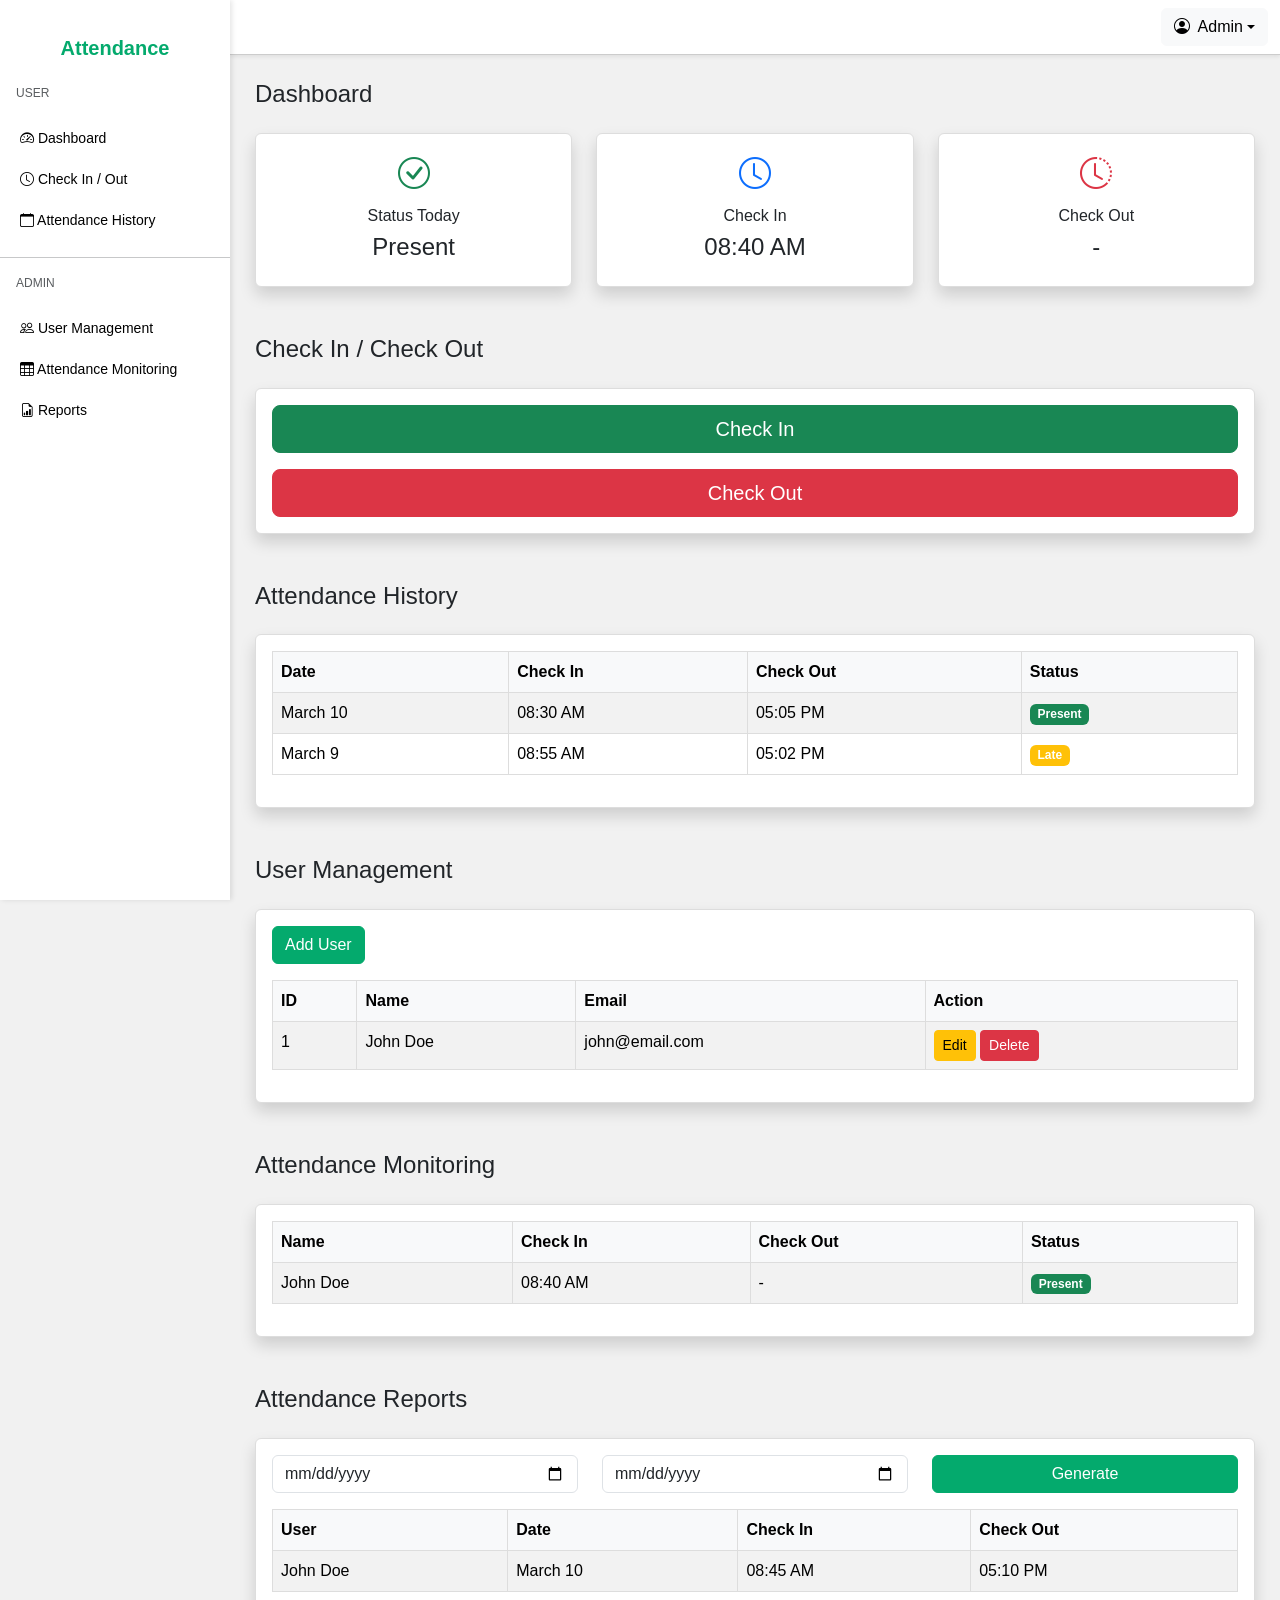
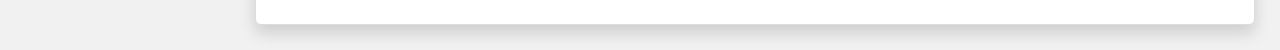
<file: index.html>
<!DOCTYPE html>
<html lang="en">
<head>
  <meta charset="UTF-8" />
  <title>Attendance Management System</title>
  <meta name="viewport" content="width=device-width, initial-scale=1" />

  <!-- Bootstrap -->
  <link href="https://cdn.jsdelivr.net/npm/bootstrap@5.3.2/dist/css/bootstrap.min.css" rel="stylesheet" />

  <!-- Icons -->
  <link href="https://cdn.jsdelivr.net/npm/bootstrap-icons@1.11.3/font/bootstrap-icons.css" rel="stylesheet" />

  <style>
    body {
      font-family: Arial, sans-serif;
      background: #f1f1f1;
      margin: 0;
    }

    /* Sidebar */
    .sidebar {
      position: fixed;
      width: 230px;
      height: 100%;
      background: #ffffff;
      box-shadow: 2px 0 5px rgba(0,0,0,0.1);
      padding-top: 20px;
      z-index: 1000;
      transition: all 0.3s;
    }

    .sidebar h5 {
      text-align: center;
      font-weight: bold;
      color: #04AA6D;
      margin-bottom: 20px;
    }

    .sidebar a {
      display: block;
      color: #000;
      padding: 10px 20px;
      text-decoration: none;
      font-size: 14px;
    }

    .sidebar a:hover {
      background-color: #f1f1f1;
      color: #04AA6D;
    }

    .sidebar .small {
      padding-left: 20px;
      color: #555;
      font-size: 12px;
      text-transform: uppercase;
      margin-top: 10px;
    }

    /* Navbar */
    .navbar {
      margin-left: 230px;
      background: #ffffff;
      border-bottom: 1px solid #ccc;
      transition: all 0.3s;
    }

    /* Content */
    .content {
      margin-left: 230px;
      padding: 25px;
      transition: all 0.3s;
    }

    .card {
      border-radius: 6px;
      background: #fff;
      border: 1px solid #ddd;
    }

    table.table-bordered th,
    table.table-bordered td {
      border: 1px solid #ddd;
    }

    table.table-striped tbody tr:nth-of-type(odd) {
      background-color: #f9f9f9;
    }

    .btn-primary {
      background-color: #04AA6D;
      border-color: #04AA6D;
    }

    .btn-primary:hover {
      background-color: #039e63;
      border-color: #039e63;
    }

    .badge.bg-success { background-color: #04AA6D; }
    .badge.bg-warning { background-color: #ff9800; }
    .badge.bg-danger { background-color: #f44336; }
    
  </style>
</head>

<body>
  <!-- SIDEBAR -->
  <div class="sidebar">
    <h5 class="text-center mt-3 mb-4">Attendance</h5>

    <p class="px-3 text-muted small">USER</p>
    <a href="#dashboard"><i class="bi bi-speedometer2"></i> Dashboard</a>
    <a href="#checkin"><i class="bi bi-clock"></i> Check In / Out</a>
    <a href="#history"><i class="bi bi-calendar"></i> Attendance History</a>

    <hr />

    <p class="px-3 text-muted small">ADMIN</p>
    <a href="#users"><i class="bi bi-people"></i> User Management</a>
    <a href="#monitoring"><i class="bi bi-table"></i> Attendance Monitoring</a>
    <a href="#reports"><i class="bi bi-file-earmark-bar-graph"></i> Reports</a>
  </div>

  <!-- NAVBAR -->
  <nav class="navbar navbar-light bg-white shadow-sm">
    <div class="container-fluid d-flex justify-content-end">

      <!-- PROFILE DROPDOWN -->
      <div class="dropdown">
        <button class="btn btn-light dropdown-toggle d-flex align-items-center"
                data-bs-toggle="dropdown">
          <i class="bi bi-person-circle me-2"></i>
          Admin
        </button>

        <ul class="dropdown-menu dropdown-menu-end shadow">

          <li>
            <button class="dropdown-item"
                    data-bs-toggle="modal"
                    data-bs-target="#profileModal">
              <i class="bi bi-person me-2"></i> Profile
            </button>
          </li>

          <li>
            <button class="dropdown-item"
                    data-bs-toggle="modal"
                    data-bs-target="#changePasswordModal">
              <i class="bi bi-key me-2"></i> Change Password
            </button>
          </li>

          <li><hr class="dropdown-divider"></li>

          <li>
            <a class="dropdown-item text-danger" href="#">
              <i class="bi bi-box-arrow-right me-2"></i> Logout
            </a>
          </li>

        </ul>
      </div>

    </div>
  </nav>

  <!-- CONTENT -->
  <div class="content">

    <!-- DASHBOARD -->
    <section id="dashboard" class="mb-5">
      <h4 class="mb-4">Dashboard</h4>
      <div class="row g-4">
        <div class="col-12 col-sm-6 col-md-4">
          <div class="card shadow text-center">
            <div class="card-body">
              <i class="bi bi-check-circle fs-2 text-success"></i>
              <h6 class="mt-2">Status Today</h6>
              <h4>Present</h4>
            </div>
          </div>
        </div>
        <div class="col-12 col-sm-6 col-md-4">
          <div class="card shadow text-center">
            <div class="card-body">
              <i class="bi bi-clock fs-2 text-primary"></i>
              <h6 class="mt-2">Check In</h6>
              <h4>08:40 AM</h4>
            </div>
          </div>
        </div>
        <div class="col-12 col-sm-6 col-md-4">
          <div class="card shadow text-center">
            <div class="card-body">
              <i class="bi bi-clock-history fs-2 text-danger"></i>
              <h6 class="mt-2">Check Out</h6>
              <h4>-</h4>
            </div>
          </div>
        </div>
      </div>
    </section>

    <!-- CHECK IN OUT -->
    <section id="checkin" class="mb-5">
      <h4 class="mb-4">Check In / Check Out</h4>
      <div class="card shadow text-center">
        <div class="card-body">
          <button class="btn btn-success btn-lg w-100 mb-3">Check In</button>
          <button class="btn btn-danger btn-lg w-100">Check Out</button>
        </div>
      </div>
    </section>

    <!-- ATTENDANCE HISTORY -->
    <section id="history" class="mb-5">
      <h4 class="mb-4">Attendance History</h4>
      <div class="card shadow">
        <div class="card-body">
          <table class="table table-bordered table-striped">
            <thead class="table-light">
              <tr>
                <th>Date</th>
                <th>Check In</th>
                <th>Check Out</th>
                <th>Status</th>
              </tr>
            </thead>
            <tbody>
              <tr>
                <td>March 10</td>
                <td>08:30 AM</td>
                <td>05:05 PM</td>
                <td><span class="badge bg-success">Present</span></td>
              </tr>
              <tr>
                <td>March 9</td>
                <td>08:55 AM</td>
                <td>05:02 PM</td>
                <td><span class="badge bg-warning">Late</span></td>
              </tr>
            </tbody>
          </table>
        </div>
      </div>
    </section>

    <!-- USER MANAGEMENT -->
    <section id="users" class="mb-5">
      <h4 class="mb-4">User Management</h4>
      <div class="card shadow">
        <div class="card-body">
          <button class="btn btn-primary mb-3" data-bs-toggle="modal" data-bs-target="#addUser">Add User</button>
          <table class="table table-bordered table-striped">
            <thead class="table-light">
              <tr>
                <th>ID</th>
                <th>Name</th>
                <th>Email</th>
                <th>Action</th>
              </tr>
            </thead>
            <tbody>
              <tr>
                <td>1</td>
                <td>John Doe</td>
                <td>john@email.com</td>
                <td>
                  <button class="btn btn-warning btn-sm">Edit</button>
                  <button class="btn btn-danger btn-sm">Delete</button>
                </td>
              </tr>
            </tbody>
          </table>
        </div>
      </div>
    </section>

    <!-- MONITORING -->
    <section id="monitoring" class="mb-5">
      <h4 class="mb-4">Attendance Monitoring</h4>
      <div class="card shadow">
        <div class="card-body">
          <table class="table table-bordered table-striped">
            <thead class="table-light">
              <tr>
                <th>Name</th>
                <th>Check In</th>
                <th>Check Out</th>
                <th>Status</th>
              </tr>
            </thead>
            <tbody>
              <tr>
                <td>John Doe</td>
                <td>08:40 AM</td>
                <td>-</td>
                <td><span class="badge bg-success">Present</span></td>
              </tr>
            </tbody>
          </table>
        </div>
      </div>
    </section>

    <!-- REPORTS -->
    <section id="reports">
      <h4 class="mb-4">Attendance Reports</h4>
      <div class="card shadow">
        <div class="card-body">
          <div class="row mb-3">
            <div class="col-md-4"><input type="date" class="form-control" /></div>
            <div class="col-md-4"><input type="date" class="form-control" /></div>
            <div class="col-md-4"><button class="btn btn-primary w-100">Generate</button></div>
          </div>
          <table class="table table-bordered table-striped">
            <thead class="table-light">
              <tr>
                <th>User</th>
                <th>Date</th>
                <th>Check In</th>
                <th>Check Out</th>
              </tr>
            </thead>
            <tbody>
              <tr>
                <td>John Doe</td>
                <td>March 10</td>
                <td>08:45 AM</td>
                <td>05:10 PM</td>
              </tr>
            </tbody>
          </table>
        </div>
      </div>
    </section>

  </div>

  <!-- PROFILE MODAL -->
  <div class="modal fade" id="profileModal">
    <div class="modal-dialog">
      <div class="modal-content">
        <div class="modal-header">
          <h5 class="modal-title">My Profile</h5>
          <button class="btn-close" data-bs-dismiss="modal"></button>
        </div>

        <div class="modal-body">
          <form>
            <div class="mb-3">
              <label>Name</label>
              <input class="form-control" />
            </div>
            <div class="mb-3">
              <label>Email</label>
              <input class="form-control" />
            </div>
          </form>
        </div>

        <div class="modal-footer">
          <button class="btn btn-secondary" data-bs-dismiss="modal">Close</button>
          <button class="btn btn-primary">Save Changes</button>
        </div>
      </div>
    </div>
  </div>

  <!-- CHANGE PASSWORD MODAL -->
  <div class="modal fade" id="changePasswordModal">
    <div class="modal-dialog">
      <div class="modal-content">

        <div class="modal-header">
          <h5 class="modal-title">Change Password</h5>
          <button class="btn-close" data-bs-dismiss="modal"></button>
        </div>

        <div class="modal-body">
          <form>
            <div class="mb-3">
              <label>New Password</label>
              <input type="password" class="form-control" />
            </div>

            <div class="mb-3">
              <label>Confirm New Password</label>
              <input type="password" class="form-control" />
            </div>
          </form>
        </div>

        <div class="modal-footer">
          <button class="btn btn-secondary" data-bs-dismiss="modal">Cancel</button>
          <button class="btn btn-primary">Update Password</button>
        </div>

      </div>
    </div>
  </div>

  <!-- ADD USER MODAL -->
  <div class="modal fade" id="addUser">
    <div class="modal-dialog">
      <div class="modal-content">
        <div class="modal-header">
          <h5>Add User</h5>
          <button class="btn-close" data-bs-dismiss="modal"></button>
        </div>
        <div class="modal-body">
          <div class="mb-3"><label>Name</label><input class="form-control" /></div>
          <div class="mb-3"><label>Email</label><input class="form-control" /></div>
          <div class="mb-3"><label>Password</label><input type="password" class="form-control" /></div>
        </div>
        <div class="modal-footer">
          <button class="btn btn-secondary" data-bs-dismiss="modal">Cancel</button>
          <button class="btn btn-primary">Save</button>
        </div>
      </div>
    </div>
  </div>

  <script src="https://cdn.jsdelivr.net/npm/bootstrap@5.3.2/dist/js/bootstrap.bundle.min.js"></script>

</body>
</html>
</file>
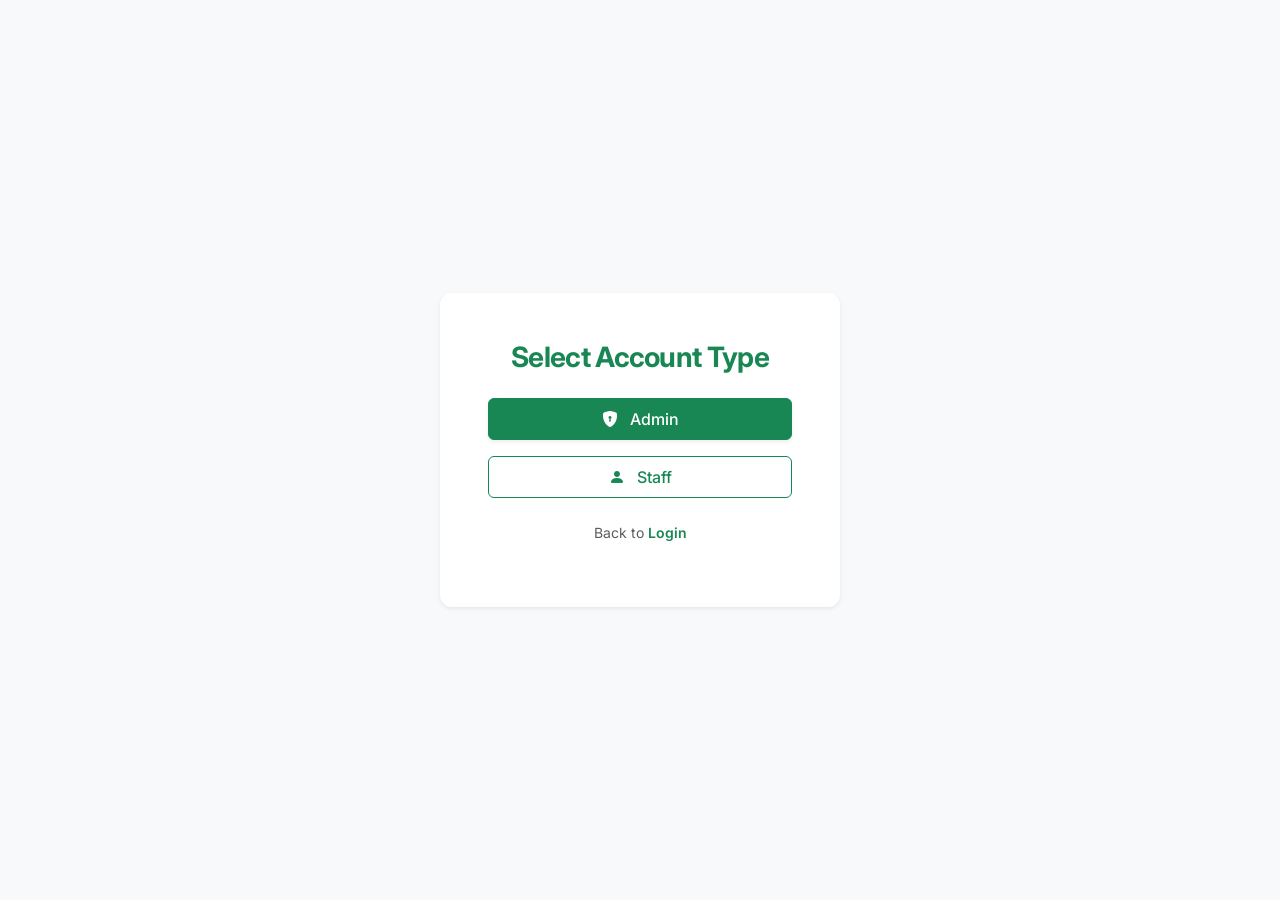
<file: frontend/account.html>
<!DOCTYPE html>
<html lang="en">
<head>
  <meta charset="UTF-8">
  <title>Choose Account - Attendance System</title>
  <meta name="viewport" content="width=device-width, initial-scale=1">

  <!-- Bootstrap CSS -->
  <link href="https://cdn.jsdelivr.net/npm/bootstrap@5.3.2/dist/css/bootstrap.min.css" rel="stylesheet">
  <link href="https://cdn.jsdelivr.net/npm/bootstrap-icons@1.11.3/font/bootstrap-icons.css" rel="stylesheet">
  <!-- Custom CSS -->
  <link href="assets/css/styles.css" rel="stylesheet">
</head>
<body class="d-flex align-items-center justify-content-center vh-100 bg-light">

  <div class="card p-4 p-md-5 border-0 shadow-sm text-center animate-fade-up" style="max-width: 400px; width: 100%; border-radius: 12px;">
    <h3 class="fw-bold text-success mb-4">Select Account Type</h3>

    <div class="d-grid gap-3">
      <a href="admin.html" class="btn btn-success py-2 fw-medium shadow-sm">
        <i class="bi bi-shield-lock-fill me-2"></i> Admin
      </a>
      <a href="staff.html" class="btn btn-outline-success py-2 fw-medium">
        <i class="bi bi-person-fill me-2"></i> Staff
      </a>
    </div>

    <p class="mt-4 text-muted small">
      Back to <a href="login.html" class="text-success fw-semibold">Login</a>
    </p>
  </div>

  <script src="https://cdn.jsdelivr.net/npm/bootstrap@5.3.2/dist/js/bootstrap.bundle.min.js"></script>
</body>
</html>
</file>
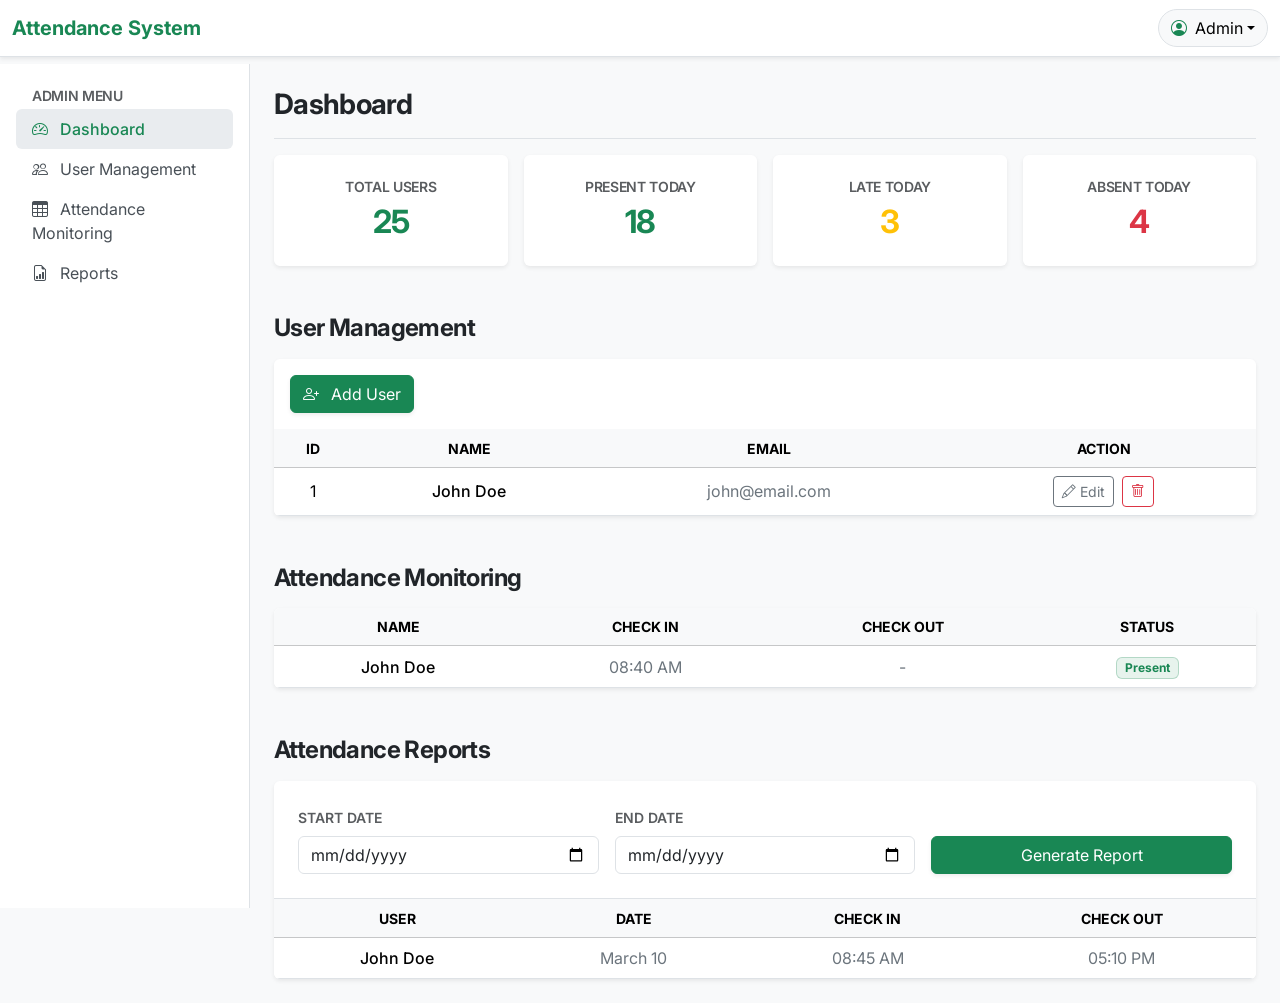
<file: frontend/admin.html>
<!DOCTYPE html>
<html lang="en">
<head>
  <meta charset="UTF-8" />
  <title>Admin Dashboard - Attendance Management</title>
  <meta name="viewport" content="width=device-width, initial-scale=1" />
  <link href="https://cdn.jsdelivr.net/npm/bootstrap@5.3.2/dist/css/bootstrap.min.css" rel="stylesheet" />
  <link href="https://cdn.jsdelivr.net/npm/bootstrap-icons@1.11.3/font/bootstrap-icons.css" rel="stylesheet" />
  <link href="assets/css/styles.css" rel="stylesheet">
  <style>
    .sidebar { width: 250px; height: calc(100vh - 56px); position: sticky; top: 56px; }
    .sidebar-link { padding: 0.5rem 1rem; color: #495057; border-radius: 0.375rem; transition: background-color 0.15s, color 0.15s; text-decoration: none; display: block; }
    .sidebar-link:hover, .sidebar-link.active { background-color: #e9ecef; color: #198754; font-weight: 500; }
  </style>
</head>
<body class="bg-light">

  <!-- TOP NAVBAR -->
  <nav class="navbar navbar-expand-lg navbar-light bg-white border-bottom shadow-sm fixed-top">
    <div class="container-fluid">
      <!-- Mobile Sidebar Toggle -->
      <button class="btn btn-outline-secondary d-md-none me-2" type="button" data-bs-toggle="offcanvas" data-bs-target="#mobileSidebar">
        <i class="bi bi-list"></i>
      </button>
      
      <a class="navbar-brand text-success fw-bold me-auto" href="#">Attendance System</a>

      <!-- Profile Dropdown -->
      <div class="dropdown">
        <button class="btn btn-light dropdown-toggle d-flex align-items-center rounded-pill border" type="button" data-bs-toggle="dropdown">
          <i class="bi bi-person-circle text-success me-2"></i> <span>Admin</span>
        </button>
        <ul class="dropdown-menu dropdown-menu-end shadow-sm border-0 position-absolute">
          <li><button class="dropdown-item" data-bs-toggle="modal" data-bs-target="#profileModal"><i class="bi bi-person me-2"></i> Profile</button></li>
          <li><button class="dropdown-item" data-bs-toggle="modal" data-bs-target="#changePasswordModal"><i class="bi bi-key me-2"></i> Change Password</button></li>
          <li><hr class="dropdown-divider"></li>
          <li><a class="dropdown-item text-danger" href="login.html"><i class="bi bi-box-arrow-right me-2"></i> Logout</a></li>
        </ul>
      </div>
    </div>
  </nav>

  <div class="container-fluid pt-5 mt-3">
    <div class="row">
      <!-- SIDEBAR (desktop) -->
      <nav class="d-none d-md-block col-auto bg-white border-end sidebar p-3">
        <h6 class="sidebar-heading px-3 mt-2 mb-1 text-muted text-uppercase small">Admin Menu</h6>
        <ul class="nav flex-column mb-auto">
          <li class="nav-item"><a href="#dashboard" class="sidebar-link active"><i class="bi bi-speedometer2 me-2"></i> Dashboard</a></li>
          <li class="nav-item"><a href="#users" class="sidebar-link"><i class="bi bi-people me-2"></i> User Management</a></li>
          <li class="nav-item"><a href="#monitoring" class="sidebar-link"><i class="bi bi-table me-2"></i> Attendance Monitoring</a></li>
          <li class="nav-item"><a href="#reports" class="sidebar-link"><i class="bi bi-file-earmark-bar-graph me-2"></i> Reports</a></li>
        </ul>
      </nav>

      <!-- OFFCANVAS SIDEBAR (mobile) -->
      <div class="offcanvas offcanvas-start" tabindex="-1" id="mobileSidebar">
        <div class="offcanvas-header border-bottom">
          <h5 class="offcanvas-title text-success fw-bold">Attendance System</h5>
          <button type="button" class="btn-close" data-bs-dismiss="offcanvas"></button>
        </div>
        <div class="offcanvas-body">
          <h6 class="sidebar-heading px-3 mt-2 mb-1 text-muted text-uppercase small">Admin Menu</h6>
          <ul class="nav flex-column mb-auto">
            <li class="nav-item"><a href="#dashboard" class="sidebar-link active" data-bs-dismiss="offcanvas"><i class="bi bi-speedometer2 me-2"></i> Dashboard</a></li>
            <li class="nav-item"><a href="#users" class="sidebar-link" data-bs-dismiss="offcanvas"><i class="bi bi-people me-2"></i> User Management</a></li>
            <li class="nav-item"><a href="#monitoring" class="sidebar-link" data-bs-dismiss="offcanvas"><i class="bi bi-table me-2"></i> Attendance Monitoring</a></li>
            <li class="nav-item"><a href="#reports" class="sidebar-link" data-bs-dismiss="offcanvas"><i class="bi bi-file-earmark-bar-graph me-2"></i> Reports</a></li>
          </ul>
        </div>
      </div>

      <!-- MAIN CONTENT -->
      <main class="col px-md-4 py-4 animate-fade-up">

        <!-- DASHBOARD -->
        <section id="dashboard" class="mb-5">
          <div class="d-flex justify-content-between flex-wrap flex-md-nowrap align-items-center pb-2 mb-3 border-bottom">
            <h1 class="h3 fw-bold">Dashboard</h1>
          </div>
          <div class="row g-3 mb-4">
            <div class="col-md-3 col-6">
              <div class="card border-0 shadow-sm p-4 text-center">
                <h6 class="fw-semibold text-muted text-uppercase small">Total Users</h6>
                <h2 class="text-success fw-bold mb-0">25</h2>
              </div>
            </div>
            <div class="col-md-3 col-6">
              <div class="card border-0 shadow-sm p-4 text-center">
                <h6 class="fw-semibold text-muted text-uppercase small">Present Today</h6>
                <h2 class="text-success fw-bold mb-0">18</h2>
              </div>
            </div>
            <div class="col-md-3 col-6">
              <div class="card border-0 shadow-sm p-4 text-center">
                <h6 class="fw-semibold text-muted text-uppercase small">Late Today</h6>
                <h2 class="text-warning fw-bold mb-0">3</h2>
              </div>
            </div>
            <div class="col-md-3 col-6">
              <div class="card border-0 shadow-sm p-4 text-center">
                <h6 class="fw-semibold text-muted text-uppercase small">Absent Today</h6>
                <h2 class="text-danger fw-bold mb-0">4</h2>
              </div>
            </div>
          </div>
        </section>

        <!-- USER MANAGEMENT -->
        <section id="users" class="mb-5">
          <h4 class="mb-3 fw-bold">User Management</h4>
          <div class="card border-0 shadow-sm overflow-hidden">
            <div class="card-body p-0">
              <div class="p-3 border-bottom border-light">
                <button class="btn btn-success shadow-sm" data-bs-toggle="modal" data-bs-target="#addUser"><i class="bi bi-person-plus me-2"></i> Add User</button>
              </div>
              <div class="table-responsive">
                <table class="table table-hover text-center align-middle mb-0">
                  <thead class="table-light text-muted small text-uppercase">
                    <tr>
                      <th>ID</th>
                      <th>Name</th>
                      <th>Email</th>
                      <th>Action</th>
                    </tr>
                  </thead>
                  <tbody>
                    <tr>
                      <td>1</td>
                      <td class="fw-medium">John Doe</td>
                      <td class="text-secondary">john@email.com</td>
                      <td>
                        <button class="btn btn-sm btn-outline-secondary me-1"><i class="bi bi-pencil"></i> Edit</button>
                        <button class="btn btn-sm btn-outline-danger"><i class="bi bi-trash"></i></button>
                      </td>
                    </tr>
                  </tbody>
                </table>
              </div>
            </div>
          </div>
        </section>

        <!-- MONITORING -->
        <section id="monitoring" class="mb-5">
          <h4 class="mb-3 fw-bold">Attendance Monitoring</h4>
          <div class="card border-0 shadow-sm overflow-hidden">
            <div class="card-body p-0">
              <div class="table-responsive">
                <table class="table table-hover text-center align-middle mb-0">
                  <thead class="table-light text-muted small text-uppercase">
                    <tr>
                      <th>Name</th>
                      <th>Check In</th>
                      <th>Check Out</th>
                      <th>Status</th>
                    </tr>
                  </thead>
                  <tbody>
                    <tr>
                      <td class="fw-medium">John Doe</td>
                      <td class="text-secondary">08:40 AM</td>
                      <td class="text-secondary">-</td>
                      <td><span class="badge bg-success bg-opacity-10 text-success border border-success border-opacity-25 px-2 py-1">Present</span></td>
                    </tr>
                  </tbody>
                </table>
              </div>
            </div>
          </div>
        </section>

        <!-- REPORTS -->
        <section id="reports">
          <h4 class="mb-3 fw-bold">Attendance Reports</h4>
          <div class="card border-0 shadow-sm overflow-hidden">
            <div class="card-body p-4 border-bottom">
              <div class="row mb-0 align-items-end g-3">
                <div class="col-md-4">
                  <label class="form-label text-muted small fw-semibold text-uppercase">Start Date</label>
                  <input type="date" class="form-control focus-ring focus-ring-success" />
                </div>
                <div class="col-md-4">
                  <label class="form-label text-muted small fw-semibold text-uppercase">End Date</label>
                  <input type="date" class="form-control focus-ring focus-ring-success" />
                </div>
                <div class="col-md-4">
                  <button class="btn btn-success w-100 shadow-sm">Generate Report</button>
                </div>
              </div>
            </div>
            <div class="card-body p-0 border-top border-light">
               <div class="table-responsive">
                  <table class="table table-hover text-center align-middle mb-0">
                    <thead class="table-light text-muted small text-uppercase">
                      <tr>
                        <th>User</th>
                        <th>Date</th>
                        <th>Check In</th>
                        <th>Check Out</th>
                      </tr>
                    </thead>
                    <tbody>
                      <tr>
                        <td class="fw-medium">John Doe</td>
                        <td class="text-secondary">March 10</td>
                        <td class="text-secondary">08:45 AM</td>
                        <td class="text-secondary">05:10 PM</td>
                      </tr>
                    </tbody>
                  </table>
               </div>
            </div>
          </div>
        </section>

      </main>
    </div>
  </div>

  <!-- MODALS -->
  <div class="modal fade" id="profileModal" tabindex="-1">
    <div class="modal-dialog modal-dialog-centered">
      <div class="modal-content border-0 shadow">
        <div class="modal-header border-bottom">
          <h5 class="modal-title fw-bold">My Profile</h5>
          <button type="button" class="btn-close" data-bs-dismiss="modal"></button>
        </div>
        <div class="modal-body">
          <form class="row g-3">
            <div class="col-12">
              <label class="form-label fw-semibold text-muted small text-uppercase">Name</label>
              <input class="form-control focus-ring focus-ring-success" placeholder="Enter your name" value="System Admin" />
            </div>
            <div class="col-12">
              <label class="form-label fw-semibold text-muted small text-uppercase">Email</label>
              <input class="form-control focus-ring focus-ring-success" placeholder="Enter your email" value="admin@company.com" />
            </div>
          </form>
        </div>
        <div class="modal-footer">
          <button type="button" class="btn btn-light border" data-bs-dismiss="modal">Close</button>
          <button type="button" class="btn btn-success">Save Changes</button>
        </div>
      </div>
    </div>
  </div>

  <div class="modal fade" id="changePasswordModal" tabindex="-1">
    <div class="modal-dialog modal-dialog-centered">
      <div class="modal-content border-0 shadow">
        <div class="modal-header border-bottom">
          <h5 class="modal-title fw-bold">Change Password</h5>
          <button type="button" class="btn-close" data-bs-dismiss="modal"></button>
        </div>
        <div class="modal-body">
          <form class="row g-3">
            <div class="col-12">
              <label class="form-label fw-semibold text-muted small text-uppercase">New Password</label>
              <input type="password" class="form-control focus-ring focus-ring-success" placeholder="Enter new password" />
            </div>
            <div class="col-12">
              <label class="form-label fw-semibold text-muted small text-uppercase">Confirm New Password</label>
              <input type="password" class="form-control focus-ring focus-ring-success" placeholder="Confirm new password" />
            </div>
          </form>
        </div>
        <div class="modal-footer">
          <button type="button" class="btn btn-light border" data-bs-dismiss="modal">Cancel</button>
          <button type="button" class="btn btn-success">Update Password</button>
        </div>
      </div>
    </div>
  </div>

  <div class="modal fade" id="addUser" tabindex="-1">
    <div class="modal-dialog modal-dialog-centered">
      <div class="modal-content border-0 shadow">
        <div class="modal-header border-bottom">
          <h5 class="modal-title fw-bold">Add User</h5>
          <button type="button" class="btn-close" data-bs-dismiss="modal"></button>
        </div>
        <div class="modal-body">
          <div class="mb-3">
            <label class="fw-semibold text-muted small text-uppercase form-label">Name</label>
            <input class="form-control focus-ring focus-ring-success" placeholder="Enter name" />
          </div>
          <div class="mb-3">
            <label class="fw-semibold text-muted small text-uppercase form-label">Email</label>
            <input class="form-control focus-ring focus-ring-success" placeholder="Enter email" />
          </div>
          <div class="mb-3">
            <label class="fw-semibold text-muted small text-uppercase form-label">Password</label>
            <input type="password" class="form-control focus-ring focus-ring-success" placeholder="Enter password" />
          </div>
        </div>
        <div class="modal-footer">
          <button type="button" class="btn btn-light border" data-bs-dismiss="modal">Cancel</button>
          <button type="button" class="btn btn-success">Save User</button>
        </div>
      </div>
    </div>
  </div>

  <script src="https://cdn.jsdelivr.net/npm/bootstrap@5.3.2/dist/js/bootstrap.bundle.min.js"></script>
</body>
</html>
</file>
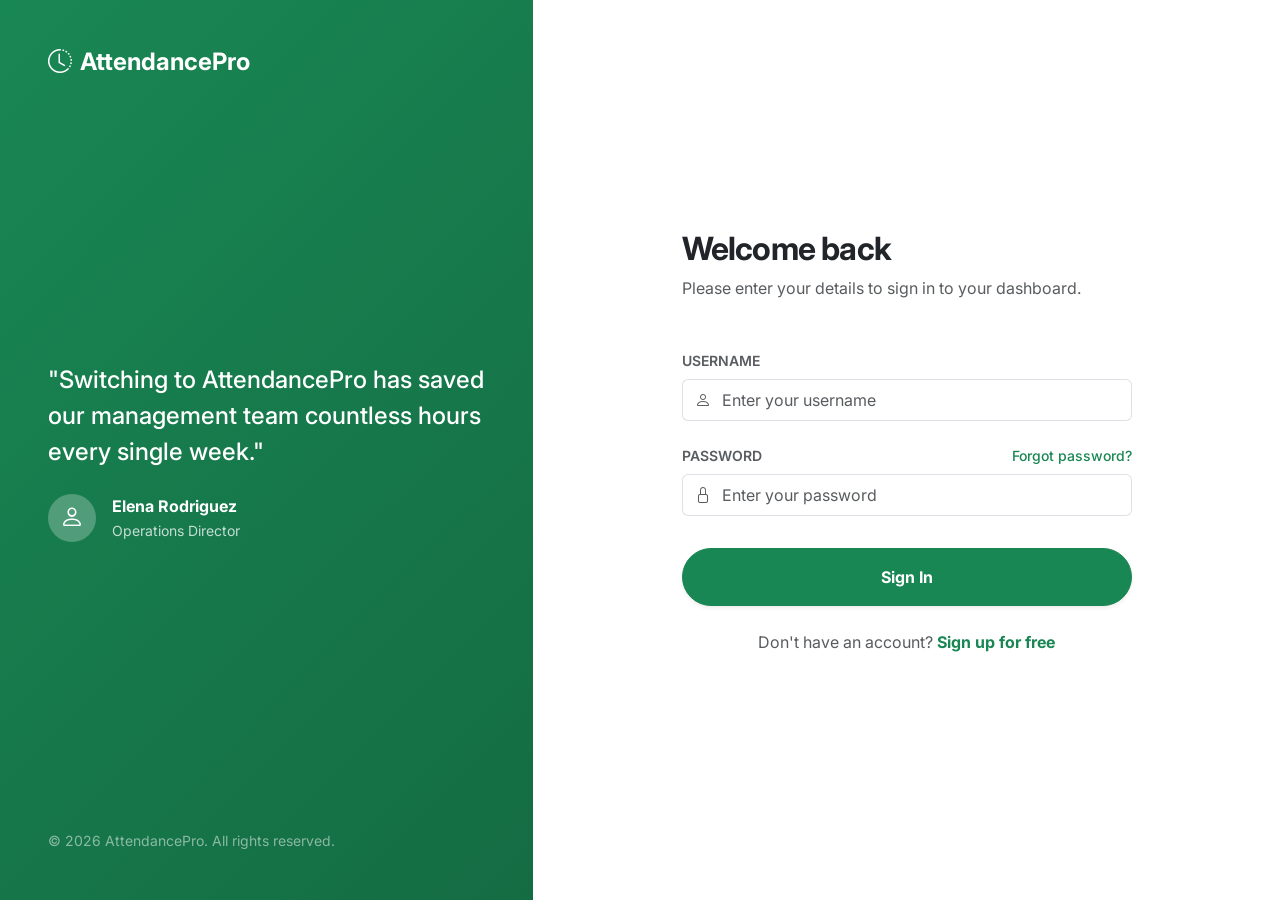
<file: frontend/login.html>
<!DOCTYPE html>
<html lang="en">
<head>
  <meta charset="UTF-8">
  <title>Attendance System - Login</title>
  <meta name="viewport" content="width=device-width, initial-scale=1">

  <!-- Bootstrap CSS -->
  <link href="https://cdn.jsdelivr.net/npm/bootstrap@5.3.2/dist/css/bootstrap.min.css" rel="stylesheet">
  <link href="https://cdn.jsdelivr.net/npm/bootstrap-icons@1.11.3/font/bootstrap-icons.css" rel="stylesheet">
  <!-- Custom CSS -->
  <link href="assets/css/styles.css" rel="stylesheet">
  <style>
    .auth-sidebar {
      background: linear-gradient(135deg, #198754 0%, #146c43 100%);
      color: white;
    }
    .auth-form-container {
      max-width: 450px;
      width: 100%;
    }
  </style>
</head>

<body class="bg-white">

  <div class="container-fluid p-0 vh-100">
    <div class="row g-0 h-100">
      
      <!-- Left Side: Branding / Testimonial -->
      <div class="col-lg-5 d-none d-lg-flex auth-sidebar flex-column justify-content-between p-5">
        <div>
          <a href="index.html" class="text-white text-decoration-none h4 fw-bold"><i class="bi bi-clock-history me-2"></i>AttendancePro</a>
        </div>
        <div class="animate-fade-up">
          <blockquote class="blockquote mb-4">
            <p class="fs-4 fw-medium lh-base">"Switching to AttendancePro has saved our management team countless hours every single week."</p>
          </blockquote>
          <div class="d-flex align-items-center">
            <div class="bg-white bg-opacity-25 rounded-circle d-flex align-items-center justify-content-center me-3" style="width: 48px; height: 48px;">
              <i class="bi bi-person text-white fs-4"></i>
            </div>
            <div>
              <p class="mb-0 fw-bold">Elena Rodriguez</p>
              <small class="text-white text-opacity-75">Operations Director</small>
            </div>
          </div>
        </div>
        <div>
          <small class="text-white text-opacity-50">&copy; 2026 AttendancePro. All rights reserved.</small>
        </div>
      </div>

      <!-- Right Side: Login Form -->
      <div class="col-lg-7 d-flex align-items-center justify-content-center p-4 p-md-5">
        <div class="auth-form-container animate-fade-up" style="animation-delay: 0.1s;">
          <a href="index.html" class="text-success text-decoration-none h5 fw-bold d-lg-none mb-4 d-block"><i class="bi bi-clock-history me-2"></i>AttendancePro</a>
          
          <h2 class="fw-bold mb-2">Welcome back</h2>
          <p class="text-muted mb-5">Please enter your details to sign in to your dashboard.</p>

          <form action="account.html" method="post">
            <div class="mb-4">
              <label for="username" class="form-label fw-semibold text-muted small text-uppercase">Username</label>
              <div class="input-group">
                <span class="input-group-text bg-white border-end-0 text-muted"><i class="bi bi-person"></i></span>
                <input type="text" id="username" name="username" class="form-control border-start-0 ps-0 focus-ring focus-ring-success py-2" placeholder="Enter your username" required>
              </div>
            </div>

            <div class="mb-4">
              <div class="d-flex justify-content-between">
                <label for="password" class="form-label fw-semibold text-muted small text-uppercase">Password</label>
                <a href="#" class="small text-success text-decoration-none fw-medium">Forgot password?</a>
              </div>
              <div class="input-group">
                <span class="input-group-text bg-white border-end-0 text-muted"><i class="bi bi-lock"></i></span>
                <input type="password" id="password" name="password" class="form-control border-start-0 ps-0 focus-ring focus-ring-success py-2" placeholder="Enter your password" required>
              </div>
            </div>

            <button type="submit" class="btn btn-success w-100 py-3 fw-bold shadow-sm rounded-pill mb-4 mt-2">Sign In</button>
          </form>

          <p class="text-center text-muted">
            Don't have an account? <a href="register.html" class="text-success fw-bold text-decoration-none">Sign up for free</a>
          </p>
        </div>
      </div>

    </div>
  </div>

  <script src="https://cdn.jsdelivr.net/npm/bootstrap@5.3.2/dist/js/bootstrap.bundle.min.js"></script>
</body>
</html>
</file>
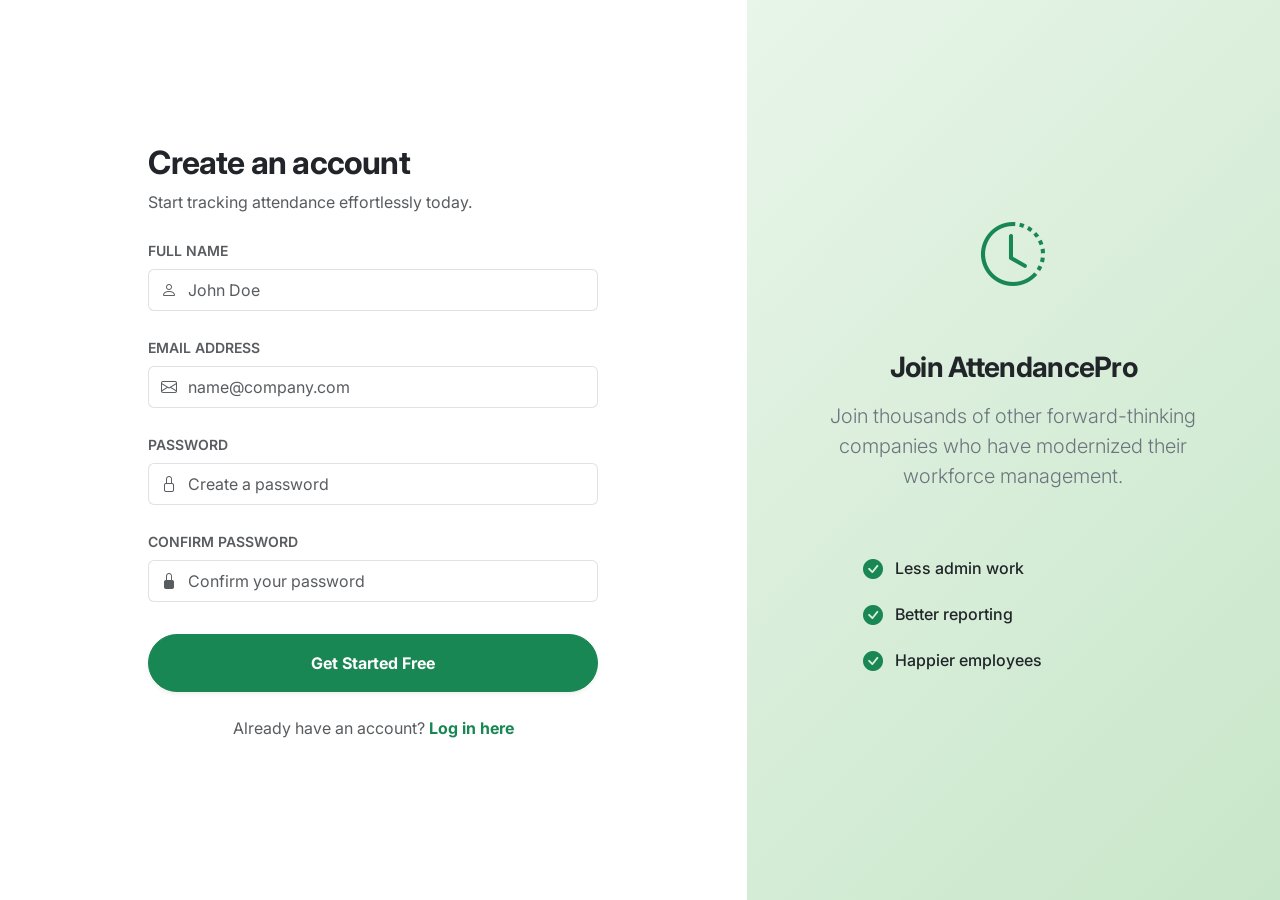
<file: frontend/register.html>
<!DOCTYPE html>
<html lang="en">
<head>
  <meta charset="UTF-8">
  <title>Attendance System - Register</title>
  <meta name="viewport" content="width=device-width, initial-scale=1">

  <!-- Bootstrap CSS -->
  <link href="https://cdn.jsdelivr.net/npm/bootstrap@5.3.2/dist/css/bootstrap.min.css" rel="stylesheet">
  <link href="https://cdn.jsdelivr.net/npm/bootstrap-icons@1.11.3/font/bootstrap-icons.css" rel="stylesheet">
  <!-- Custom CSS -->
  <link href="assets/css/styles.css" rel="stylesheet">
  <style>
    .auth-sidebar {
      background: linear-gradient(135deg, #e8f5e9 0%, #c8e6c9 100%);
    }
    .auth-form-container {
      max-width: 450px;
      width: 100%;
    }
  </style>
</head>

<body class="bg-white">

  <div class="container-fluid p-0 vh-100">
    <div class="row g-0 h-100">
      
      <!-- Right Side: Branding / Info (Swapped position for variety from login, but still split) -->
      <!-- We will place the form on the left for registration, and info on the right -->
      
      <!-- Left Side: Registration Form -->
      <div class="col-lg-7 d-flex align-items-center justify-content-center p-4 p-md-5 order-2 order-lg-1">
        <div class="auth-form-container animate-fade-up" style="animation-delay: 0.1s;">
          <a href="index.html" class="text-success text-decoration-none h5 fw-bold d-lg-none mb-4 d-block"><i class="bi bi-clock-history me-2"></i>AttendancePro</a>
          
          <h2 class="fw-bold mb-2">Create an account</h2>
          <p class="text-muted mb-4">Start tracking attendance effortlessly today.</p>

          <form action="account.html" method="post">
            <div class="row g-3">
              <div class="col-12 mb-2">
                <label for="name" class="form-label fw-semibold text-muted small text-uppercase">Full Name</label>
                <div class="input-group">
                  <span class="input-group-text bg-white border-end-0 text-muted"><i class="bi bi-person"></i></span>
                  <input type="text" id="name" name="name" class="form-control border-start-0 ps-0 focus-ring focus-ring-success py-2" placeholder="John Doe" required>
                </div>
              </div>

              <div class="col-12 mb-2">
                <label for="email" class="form-label fw-semibold text-muted small text-uppercase">Email Address</label>
                <div class="input-group">
                  <span class="input-group-text bg-white border-end-0 text-muted"><i class="bi bi-envelope"></i></span>
                  <input type="email" id="email" name="email" class="form-control border-start-0 ps-0 focus-ring focus-ring-success py-2" placeholder="name@company.com" required>
                </div>
              </div>

              <div class="col-12 mb-2">
                <label for="password" class="form-label fw-semibold text-muted small text-uppercase">Password</label>
                <div class="input-group">
                  <span class="input-group-text bg-white border-end-0 text-muted"><i class="bi bi-lock"></i></span>
                  <input type="password" id="password" name="password" class="form-control border-start-0 ps-0 focus-ring focus-ring-success py-2" placeholder="Create a password" required>
                </div>
              </div>

              <div class="col-12 mb-4">
                <label for="confirmPassword" class="form-label fw-semibold text-muted small text-uppercase">Confirm Password</label>
                <div class="input-group">
                  <span class="input-group-text bg-white border-end-0 text-muted"><i class="bi bi-lock-fill"></i></span>
                  <input type="password" id="confirmPassword" name="confirmPassword" class="form-control border-start-0 ps-0 focus-ring focus-ring-success py-2" placeholder="Confirm your password" required>
                </div>
              </div>
            </div>

            <button type="submit" class="btn btn-success w-100 py-3 fw-bold shadow-sm rounded-pill mb-4 mt-2">Get Started Free</button>
          </form>

          <p class="text-center text-muted">
            Already have an account? <a href="login.html" class="text-success fw-bold text-decoration-none">Log in here</a>
          </p>
        </div>
      </div>

      <!-- Right Side: Promotional Column -->
      <div class="col-lg-5 d-none d-lg-flex auth-sidebar flex-column justify-content-center align-items-center p-5 order-1 order-lg-2 text-center">
        <div class="mb-5 animate-fade-up">
          <i class="bi bi-clock-history text-success" style="font-size: 4rem;"></i>
        </div>
        <h3 class="fw-bold text-dark mb-3 animate-fade-up" style="animation-delay: 0.1s;">Join AttendancePro</h3>
        <p class="text-secondary lead px-4 animate-fade-up" style="animation-delay: 0.2s;">
          Join thousands of other forward-thinking companies who have modernized their workforce management.
        </p>
        
        <div class="mt-5 text-start w-100 max-w-sm animate-fade-up" style="max-width: 300px; animation-delay: 0.3s;">
           <ul class="list-unstyled text-dark fw-medium">
             <li class="mb-3"><i class="bi bi-check-circle-fill text-success fs-5 me-2 align-middle"></i> Less admin work</li>
             <li class="mb-3"><i class="bi bi-check-circle-fill text-success fs-5 me-2 align-middle"></i> Better reporting</li>
             <li class="mb-3"><i class="bi bi-check-circle-fill text-success fs-5 me-2 align-middle"></i> Happier employees</li>
           </ul>
        </div>
      </div>

    </div>
  </div>

  <script src="https://cdn.jsdelivr.net/npm/bootstrap@5.3.2/dist/js/bootstrap.bundle.min.js"></script>
</body>
</html>
</file>
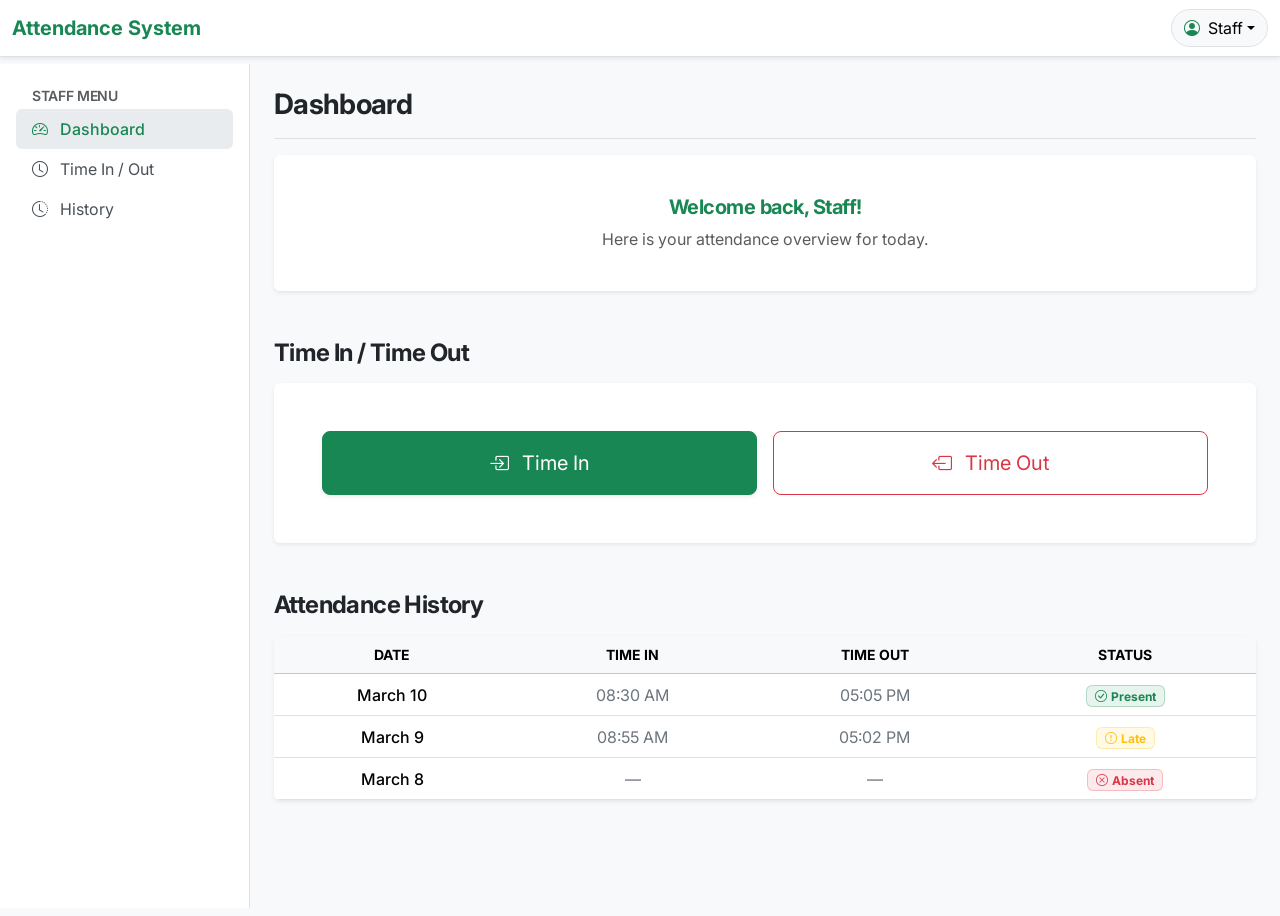
<file: frontend/staff.html>
<!DOCTYPE html>
<html lang="en">
<head>
  <meta charset="UTF-8" />
  <title>Staff Dashboard - Attendance Management</title>
  <meta name="viewport" content="width=device-width, initial-scale=1" />
  <link href="https://cdn.jsdelivr.net/npm/bootstrap@5.3.2/dist/css/bootstrap.min.css" rel="stylesheet" />
  <link href="https://cdn.jsdelivr.net/npm/bootstrap-icons@1.11.3/font/bootstrap-icons.css" rel="stylesheet" />
  <link href="assets/css/styles.css" rel="stylesheet">
  <style>
    .sidebar { width: 250px; height: calc(100vh - 56px); position: sticky; top: 56px; }
    .sidebar-link { padding: 0.5rem 1rem; color: #495057; border-radius: 0.375rem; transition: background-color 0.15s, color 0.15s; text-decoration: none; display: block; }
    .sidebar-link:hover, .sidebar-link.active { background-color: #e9ecef; color: #198754; font-weight: 500; }
  </style>
</head>
<body class="bg-light">

  <!-- TOP NAVBAR -->
  <nav class="navbar navbar-expand-lg navbar-light bg-white border-bottom shadow-sm fixed-top">
    <div class="container-fluid">
      <!-- Mobile Sidebar Toggle -->
      <button class="btn btn-outline-secondary d-md-none me-2" type="button" data-bs-toggle="offcanvas" data-bs-target="#mobileSidebar">
        <i class="bi bi-list"></i>
      </button>
      
      <a class="navbar-brand text-success fw-bold me-auto" href="#">Attendance System</a>

      <!-- Profile Dropdown -->
      <div class="dropdown">
        <button class="btn btn-light dropdown-toggle d-flex align-items-center rounded-pill border" type="button" data-bs-toggle="dropdown">
          <i class="bi bi-person-circle text-success me-2"></i> <span>Staff</span>
        </button>
        <ul class="dropdown-menu dropdown-menu-end shadow-sm border-0 position-absolute">
          <li><button class="dropdown-item" data-bs-toggle="modal" data-bs-target="#profileModal"><i class="bi bi-person me-2"></i> Profile</button></li>
          <li><button class="dropdown-item" data-bs-toggle="modal" data-bs-target="#changePasswordModal"><i class="bi bi-key me-2"></i> Change Password</button></li>
          <li><hr class="dropdown-divider"></li>
          <li><a class="dropdown-item text-danger" href="login.html"><i class="bi bi-box-arrow-right me-2"></i> Logout</a></li>
        </ul>
      </div>
    </div>
  </nav>

  <div class="container-fluid pt-5 mt-3">
    <div class="row">
      <!-- SIDEBAR (desktop) -->
      <nav class="d-none d-md-block col-auto bg-white border-end sidebar p-3">
        <h6 class="sidebar-heading px-3 mt-2 mb-1 text-muted text-uppercase small">Staff Menu</h6>
        <ul class="nav flex-column mb-auto">
          <li class="nav-item"><a href="#dashboard" class="sidebar-link active"><i class="bi bi-speedometer2 me-2"></i> Dashboard</a></li>
          <li class="nav-item"><a href="#checkin" class="sidebar-link"><i class="bi bi-clock me-2"></i> Time In / Out</a></li>
          <li class="nav-item"><a href="#history" class="sidebar-link"><i class="bi bi-clock-history me-2"></i> History</a></li>
        </ul>
      </nav>

      <!-- OFFCANVAS SIDEBAR (mobile) -->
      <div class="offcanvas offcanvas-start" tabindex="-1" id="mobileSidebar">
        <div class="offcanvas-header border-bottom">
          <h5 class="offcanvas-title text-success fw-bold">Attendance System</h5>
          <button type="button" class="btn-close" data-bs-dismiss="offcanvas"></button>
        </div>
        <div class="offcanvas-body">
          <h6 class="sidebar-heading px-3 mt-2 mb-1 text-muted text-uppercase small">Staff Menu</h6>
          <ul class="nav flex-column mb-auto">
            <li class="nav-item"><a href="#dashboard" class="sidebar-link active" data-bs-dismiss="offcanvas"><i class="bi bi-speedometer2 me-2"></i> Dashboard</a></li>
            <li class="nav-item"><a href="#checkin" class="sidebar-link" data-bs-dismiss="offcanvas"><i class="bi bi-clock me-2"></i> Time In / Out</a></li>
            <li class="nav-item"><a href="#history" class="sidebar-link" data-bs-dismiss="offcanvas"><i class="bi bi-clock-history me-2"></i> History</a></li>
          </ul>
        </div>
      </div>

      <!-- MAIN CONTENT -->
      <main class="col px-md-4 py-4 animate-fade-up">
        
        <!-- DASHBOARD -->
        <section id="dashboard" class="mb-5">
          <div class="d-flex justify-content-between flex-wrap flex-md-nowrap align-items-center pb-2 mb-3 border-bottom">
            <h1 class="h3 fw-bold">Dashboard</h1>
          </div>
          <div class="card border-0 shadow-sm text-center py-4">
            <div class="card-body">
              <h5 class="card-title fw-bold text-success mb-2">Welcome back, Staff!</h5>
              <p class="card-text text-muted mb-0">Here is your attendance overview for today.</p>
            </div>
          </div>
        </section>

        <!-- TIME IN / TIME OUT -->
        <section id="checkin" class="mb-5">
          <h4 class="mb-3 fw-bold">Time In / Time Out</h4>
          <div class="card border-0 shadow-sm">
            <div class="card-body p-4 p-md-5">
              <div class="row g-3">
                <div class="col-12 col-md-6">
                  <button class="btn btn-success btn-lg w-100 py-3 shadow-sm"><i class="bi bi-box-arrow-in-right me-2"></i> Time In</button>
                </div>
                <div class="col-12 col-md-6">
                  <button class="btn btn-outline-danger btn-lg w-100 py-3"><i class="bi bi-box-arrow-left me-2"></i> Time Out</button>
                </div>
              </div>
            </div>
          </div>
        </section>

        <!-- HISTORY -->
        <section id="history" class="mb-5">
          <h4 class="mb-3 fw-bold">Attendance History</h4>
          <div class="card border-0 shadow-sm overflow-hidden">
            <div class="card-body p-0">
              <div class="table-responsive">
                <table class="table table-hover align-middle text-center mb-0">
                  <thead class="table-light text-muted small text-uppercase">
                    <tr>
                      <th>Date</th>
                      <th>Time In</th>
                      <th>Time Out</th>
                      <th>Status</th>
                    </tr>
                  </thead>
                  <tbody>
                    <tr>
                      <td class="fw-medium">March 10</td>
                      <td class="text-secondary">08:30 AM</td>
                      <td class="text-secondary">05:05 PM</td>
                      <td><span class="badge bg-success bg-opacity-10 text-success border border-success border-opacity-25 px-2 py-1"><i class="bi bi-check-circle me-1"></i>Present</span></td>
                    </tr>
                    <tr>
                      <td class="fw-medium">March 9</td>
                      <td class="text-secondary">08:55 AM</td>
                      <td class="text-secondary">05:02 PM</td>
                      <td><span class="badge bg-warning bg-opacity-10 text-warning border border-warning border-opacity-25 px-2 py-1"><i class="bi bi-exclamation-circle me-1"></i>Late</span></td>
                    </tr>
                    <tr>
                      <td class="fw-medium">March 8</td>
                      <td class="text-secondary">—</td>
                      <td class="text-secondary">—</td>
                      <td><span class="badge bg-danger bg-opacity-10 text-danger border border-danger border-opacity-25 px-2 py-1"><i class="bi bi-x-circle me-1"></i>Absent</span></td>
                    </tr>
                  </tbody>
                </table>
              </div>
            </div>
          </div>
        </section>
      </main>
    </div>
  </div>

  <!-- MODALS -->
  <div class="modal fade" id="profileModal" tabindex="-1">
    <div class="modal-dialog modal-dialog-centered">
      <div class="modal-content border-0 shadow">
        <div class="modal-header border-bottom">
          <h5 class="modal-title fw-bold">My Profile</h5>
          <button type="button" class="btn-close" data-bs-dismiss="modal"></button>
        </div>
        <div class="modal-body">
          <form class="row g-3">
            <div class="col-12">
              <label class="form-label fw-semibold text-muted small text-uppercase">Name</label>
              <input class="form-control focus-ring focus-ring-success" placeholder="Enter your name" value="Staff Member" />
            </div>
            <div class="col-12">
              <label class="form-label fw-semibold text-muted small text-uppercase">Email</label>
              <input class="form-control focus-ring focus-ring-success" placeholder="Enter your email" value="staff@company.com" />
            </div>
          </form>
        </div>
        <div class="modal-footer">
          <button type="button" class="btn btn-light border" data-bs-dismiss="modal">Close</button>
          <button type="button" class="btn btn-success">Save Changes</button>
        </div>
      </div>
    </div>
  </div>

  <div class="modal fade" id="changePasswordModal" tabindex="-1">
    <div class="modal-dialog modal-dialog-centered">
      <div class="modal-content border-0 shadow">
        <div class="modal-header border-bottom">
          <h5 class="modal-title fw-bold">Change Password</h5>
          <button type="button" class="btn-close" data-bs-dismiss="modal"></button>
        </div>
        <div class="modal-body">
          <form class="row g-3">
            <div class="col-12">
              <label class="form-label fw-semibold text-muted small text-uppercase">New Password</label>
              <input type="password" class="form-control focus-ring focus-ring-success" placeholder="Enter new password" />
            </div>
            <div class="col-12">
              <label class="form-label fw-semibold text-muted small text-uppercase">Confirm New Password</label>
              <input type="password" class="form-control focus-ring focus-ring-success" placeholder="Confirm new password" />
            </div>
          </form>
        </div>
        <div class="modal-footer">
          <button type="button" class="btn btn-light border" data-bs-dismiss="modal">Cancel</button>
          <button type="button" class="btn btn-success">Update Password</button>
        </div>
      </div>
    </div>
  </div>

  <script src="https://cdn.jsdelivr.net/npm/bootstrap@5.3.2/dist/js/bootstrap.bundle.min.js"></script>
</body>
</html>
</file>
<file: frontend/assets/css/styles.css>
@import url('https://fonts.googleapis.com/css2?family=Inter:wght@300;400;500;600;700&display=swap');

body {
  font-family: 'Inter', -apple-system, BlinkMacSystemFont, "Segoe UI", Roboto, Helvetica, Arial, sans-serif;
  background-color: #f8fafc;
  min-height: 100vh;
  margin: 0;
}

/* Typography Overrides */
h1, h2, h3, h4, h5, h6 {
  font-weight: 600;
  letter-spacing: -0.025em;
  color: #212529;
}

/* Animations */
.animate-fade-up {
  animation: fadeUp 0.5s cubic-bezier(0.16, 1, 0.3, 1) forwards;
  opacity: 0;
  transform: translateY(15px);
}

@keyframes fadeUp {
  to {
    opacity: 1;
    transform: translateY(0);
  }
}

/* Links */
a { transition: color 0.15s ease; text-decoration: none; }
a:hover { text-decoration: underline; }
</file>
